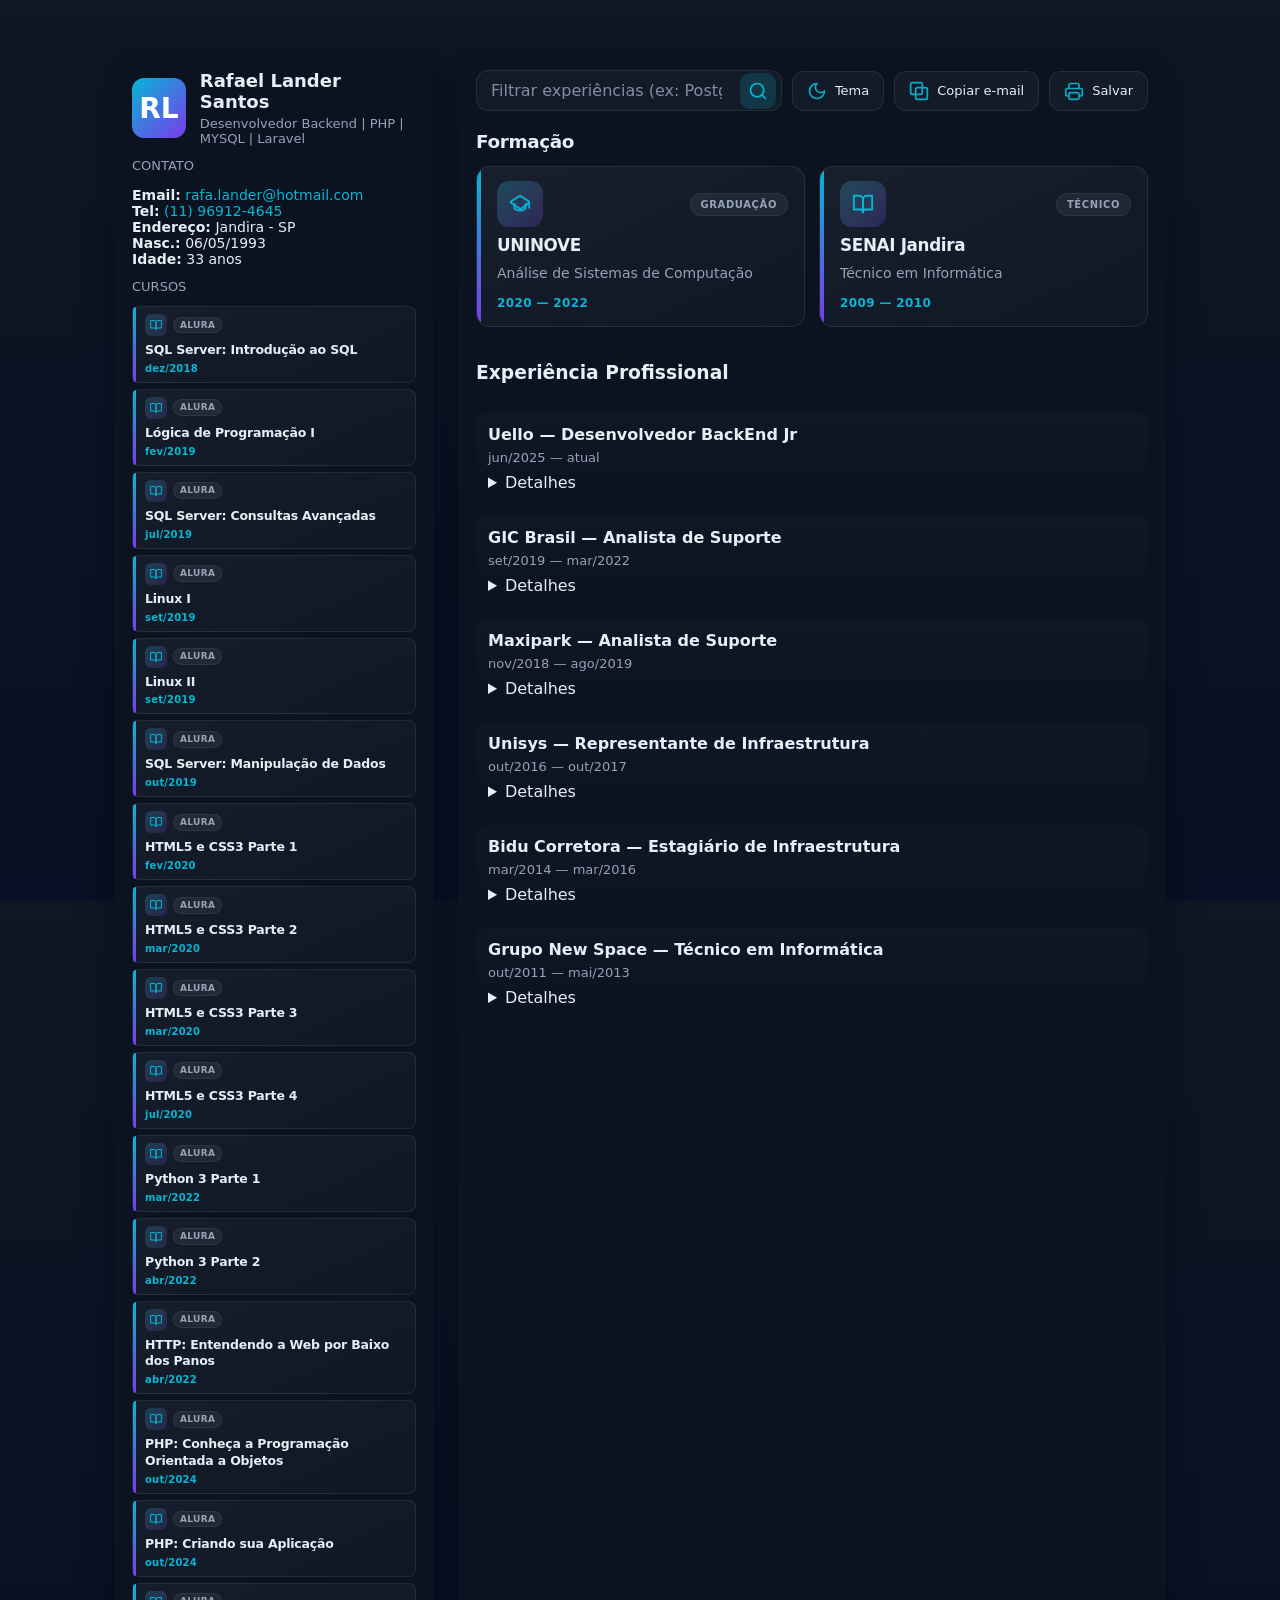
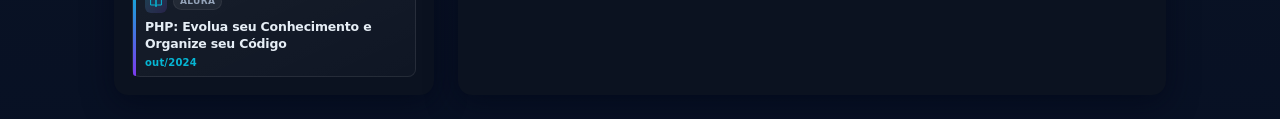
<file: index.html>
<!doctype html>
<html lang="pt-BR">
<head>
  <meta charset="utf-8" />
  <meta name="viewport" content="width=device-width,initial-scale=1" />
  <title>Rafael Lander Santos — Currículo Interativo</title>
  <link rel="stylesheet" href="style.css">
</head>
<body data-theme="dark">
  <div class="container">
    <aside class="card">
      <div class="profile">
        <div class="avatar">RL</div>
        <div>
          <div class="name">Rafael Lander Santos</div>
          <div class="role">Desenvolvedor Backend | PHP | MYSQL | Laravel</div>
        </div>
      </div>

      <div class="section-title">Contato</div>
      <div class="contact">
        <div><strong>Email:</strong> <a id="emailLink" href="mailto:rafa.lander@hotmail.com">rafa.lander@hotmail.com</a></div>
        <div><strong>Tel:</strong> <a id="phoneLink" href="https://wa.me/5511969124645" target="_blank" rel="noopener noreferrer">(11) 96912-4645</a></div>
        <div><strong>Endereço:</strong> Jandira - SP</div>
        <div class="born"><strong>Nasc.:</strong> <span id="bornValue"></span></div>
        <div class="age"><strong>Idade:</strong> <span id="ageValue"></span></div>
      </div>

      <div class="section-title">Cursos</div>
      <div class="courses">
        <svg class="svg-sprite" xmlns="http://www.w3.org/2000/svg" aria-hidden="true" focusable="false">
          <symbol id="icon-course-book" viewBox="0 0 24 24" fill="none">
            <path stroke="currentColor" stroke-width="2" stroke-linecap="round" stroke-linejoin="round" d="M2 3h6a4 4 0 0 1 4 4v14a3 3 0 0 0-3-3H2z"/>
            <path stroke="currentColor" stroke-width="2" stroke-linecap="round" stroke-linejoin="round" d="M22 3h-6a4 4 0 0 0-4 4v14a3 3 0 0 1 3-3h7z"/>
          </symbol>
        </svg>
        <article class="course-card" data-order="2018-12">
          <div class="course-card__accent" aria-hidden="true"></div>
          <div class="course-card__head">
            <span class="course-card__icon" aria-hidden="true"><svg width="16" height="16" aria-hidden="true"><use href="#icon-course-book"/></svg></span>
            <span class="course-card__tag">Alura</span>
          </div>
          <div class="course-card__body">
            <h4 class="course-card__title">SQL Server: Introdução ao SQL</h4>
            <p class="course-card__period"><time datetime="2018-12">dez/2018</time></p>
          </div>
        </article>
        <article class="course-card" data-order="2019-02">
          <div class="course-card__accent" aria-hidden="true"></div>
          <div class="course-card__head">
            <span class="course-card__icon" aria-hidden="true"><svg width="16" height="16" aria-hidden="true"><use href="#icon-course-book"/></svg></span>
            <span class="course-card__tag">Alura</span>
          </div>
          <div class="course-card__body">
            <h4 class="course-card__title">Lógica de Programação I</h4>
            <p class="course-card__period"><time datetime="2019-02">fev/2019</time></p>
          </div>
        </article>
        <article class="course-card" data-order="2019-07">
          <div class="course-card__accent" aria-hidden="true"></div>
          <div class="course-card__head">
            <span class="course-card__icon" aria-hidden="true"><svg width="16" height="16" aria-hidden="true"><use href="#icon-course-book"/></svg></span>
            <span class="course-card__tag">Alura</span>
          </div>
          <div class="course-card__body">
            <h4 class="course-card__title">SQL Server: Consultas Avançadas</h4>
            <p class="course-card__period"><time datetime="2019-07">jul/2019</time></p>
          </div>
        </article>
        <article class="course-card" data-order="2019-09">
          <div class="course-card__accent" aria-hidden="true"></div>
          <div class="course-card__head">
            <span class="course-card__icon" aria-hidden="true"><svg width="16" height="16" aria-hidden="true"><use href="#icon-course-book"/></svg></span>
            <span class="course-card__tag">Alura</span>
          </div>
          <div class="course-card__body">
            <h4 class="course-card__title">Linux I</h4>
            <p class="course-card__period"><time datetime="2019-09">set/2019</time></p>
          </div>
        </article>
        <article class="course-card" data-order="2019-09">
          <div class="course-card__accent" aria-hidden="true"></div>
          <div class="course-card__head">
            <span class="course-card__icon" aria-hidden="true"><svg width="16" height="16" aria-hidden="true"><use href="#icon-course-book"/></svg></span>
            <span class="course-card__tag">Alura</span>
          </div>
          <div class="course-card__body">
            <h4 class="course-card__title">Linux II</h4>
            <p class="course-card__period"><time datetime="2019-09">set/2019</time></p>
          </div>
        </article>
        <article class="course-card" data-order="2019-10">
          <div class="course-card__accent" aria-hidden="true"></div>
          <div class="course-card__head">
            <span class="course-card__icon" aria-hidden="true"><svg width="16" height="16" aria-hidden="true"><use href="#icon-course-book"/></svg></span>
            <span class="course-card__tag">Alura</span>
          </div>
          <div class="course-card__body">
            <h4 class="course-card__title">SQL Server: Manipulação de Dados</h4>
            <p class="course-card__period"><time datetime="2019-10">out/2019</time></p>
          </div>
        </article>
        <article class="course-card" data-order="2020-02">
          <div class="course-card__accent" aria-hidden="true"></div>
          <div class="course-card__head">
            <span class="course-card__icon" aria-hidden="true"><svg width="16" height="16" aria-hidden="true"><use href="#icon-course-book"/></svg></span>
            <span class="course-card__tag">Alura</span>
          </div>
          <div class="course-card__body">
            <h4 class="course-card__title">HTML5 e CSS3 Parte 1</h4>
            <p class="course-card__period"><time datetime="2020-02">fev/2020</time></p>
          </div>
        </article>
        <article class="course-card" data-order="2020-03">
          <div class="course-card__accent" aria-hidden="true"></div>
          <div class="course-card__head">
            <span class="course-card__icon" aria-hidden="true"><svg width="16" height="16" aria-hidden="true"><use href="#icon-course-book"/></svg></span>
            <span class="course-card__tag">Alura</span>
          </div>
          <div class="course-card__body">
            <h4 class="course-card__title">HTML5 e CSS3 Parte 2</h4>
            <p class="course-card__period"><time datetime="2020-03">mar/2020</time></p>
          </div>
        </article>
        <article class="course-card" data-order="2020-03">
          <div class="course-card__accent" aria-hidden="true"></div>
          <div class="course-card__head">
            <span class="course-card__icon" aria-hidden="true"><svg width="16" height="16" aria-hidden="true"><use href="#icon-course-book"/></svg></span>
            <span class="course-card__tag">Alura</span>
          </div>
          <div class="course-card__body">
            <h4 class="course-card__title">HTML5 e CSS3 Parte 3</h4>
            <p class="course-card__period"><time datetime="2020-03">mar/2020</time></p>
          </div>
        </article>
        <article class="course-card" data-order="2020-07">
          <div class="course-card__accent" aria-hidden="true"></div>
          <div class="course-card__head">
            <span class="course-card__icon" aria-hidden="true"><svg width="16" height="16" aria-hidden="true"><use href="#icon-course-book"/></svg></span>
            <span class="course-card__tag">Alura</span>
          </div>
          <div class="course-card__body">
            <h4 class="course-card__title">HTML5 e CSS3 Parte 4</h4>
            <p class="course-card__period"><time datetime="2020-07">jul/2020</time></p>
          </div>
        </article>
        <article class="course-card" data-order="2022-03">
          <div class="course-card__accent" aria-hidden="true"></div>
          <div class="course-card__head">
            <span class="course-card__icon" aria-hidden="true"><svg width="16" height="16" aria-hidden="true"><use href="#icon-course-book"/></svg></span>
            <span class="course-card__tag">Alura</span>
          </div>
          <div class="course-card__body">
            <h4 class="course-card__title">Python 3 Parte 1</h4>
            <p class="course-card__period"><time datetime="2022-03">mar/2022</time></p>
          </div>
        </article>
        <article class="course-card" data-order="2022-04">
          <div class="course-card__accent" aria-hidden="true"></div>
          <div class="course-card__head">
            <span class="course-card__icon" aria-hidden="true"><svg width="16" height="16" aria-hidden="true"><use href="#icon-course-book"/></svg></span>
            <span class="course-card__tag">Alura</span>
          </div>
          <div class="course-card__body">
            <h4 class="course-card__title">Python 3 Parte 2</h4>
            <p class="course-card__period"><time datetime="2022-04">abr/2022</time></p>
          </div>
        </article>
        <article class="course-card" data-order="2022-04">
          <div class="course-card__accent" aria-hidden="true"></div>
          <div class="course-card__head">
            <span class="course-card__icon" aria-hidden="true"><svg width="16" height="16" aria-hidden="true"><use href="#icon-course-book"/></svg></span>
            <span class="course-card__tag">Alura</span>
          </div>
          <div class="course-card__body">
            <h4 class="course-card__title">HTTP: Entendendo a Web por Baixo dos Panos</h4>
            <p class="course-card__period"><time datetime="2022-04">abr/2022</time></p>
          </div>
        </article>
        <article class="course-card" data-order="2024-10">
          <div class="course-card__accent" aria-hidden="true"></div>
          <div class="course-card__head">
            <span class="course-card__icon" aria-hidden="true"><svg width="16" height="16" aria-hidden="true"><use href="#icon-course-book"/></svg></span>
            <span class="course-card__tag">Alura</span>
          </div>
          <div class="course-card__body">
            <h4 class="course-card__title">PHP: Conheça a Programação Orientada a Objetos</h4>
            <p class="course-card__period"><time datetime="2024-10">out/2024</time></p>
          </div>
        </article>
        <article class="course-card" data-order="2024-10">
          <div class="course-card__accent" aria-hidden="true"></div>
          <div class="course-card__head">
            <span class="course-card__icon" aria-hidden="true"><svg width="16" height="16" aria-hidden="true"><use href="#icon-course-book"/></svg></span>
            <span class="course-card__tag">Alura</span>
          </div>
          <div class="course-card__body">
            <h4 class="course-card__title">PHP: Criando sua Aplicação</h4>
            <p class="course-card__period"><time datetime="2024-10">out/2024</time></p>
          </div>
        </article>
        <article class="course-card" data-order="2024-10">
          <div class="course-card__accent" aria-hidden="true"></div>
          <div class="course-card__head">
            <span class="course-card__icon" aria-hidden="true"><svg width="16" height="16" aria-hidden="true"><use href="#icon-course-book"/></svg></span>
            <span class="course-card__tag">Alura</span>
          </div>
          <div class="course-card__body">
            <h4 class="course-card__title">PHP: Evolua seu Conhecimento e Organize seu Código</h4>
            <p class="course-card__period"><time datetime="2024-10">out/2024</time></p>
          </div>
        </article>
      </div>
    </aside>

    <main class="card">
      <header class="main-header">
        <div class="actions">
          <div class="search" role="search">
            <label class="visually-hidden" for="q">Filtrar experiências</label>
            <input id="q" type="search" placeholder="Filtrar experiências (ex: Postgres, ServiceNow)" autocomplete="off" />
            <button id="searchBtn" type="button" class="search__btn" title="Filtrar" aria-label="Filtrar experiências">
              <svg class="icon" width="20" height="20" viewBox="0 0 24 24" aria-hidden="true"><circle cx="11" cy="11" r="8" fill="none" stroke="currentColor" stroke-width="2"/><path fill="none" stroke="currentColor" stroke-width="2" stroke-linecap="round" d="m21 21-4.35-4.35"/></svg>
            </button>
          </div>
          <button id="themeBtn" type="button" class="toolbar-btn" title="Alternar tema" aria-pressed="false" aria-label="Alternar tema claro ou escuro">
            <svg class="icon toolbar-btn__icon" width="20" height="20" viewBox="0 0 24 24" aria-hidden="true"><path fill="none" stroke="currentColor" stroke-width="2" stroke-linecap="round" stroke-linejoin="round" d="M12 3a6 6 0 0 0 9 9 9 9 0 1 1-9-9Z"/></svg>
            <span class="toolbar-btn__label" aria-hidden="true">Tema</span>
          </button>
          <button id="copyBtn" type="button" class="toolbar-btn" title="Copiar e-mail" aria-label="Copiar e-mail">
            <svg class="icon toolbar-btn__icon" width="20" height="20" viewBox="0 0 24 24" aria-hidden="true"><rect width="14" height="14" x="8" y="8" rx="2" ry="2" fill="none" stroke="currentColor" stroke-width="2"/><rect width="14" height="14" x="2" y="2" rx="2" ry="2" fill="none" stroke="currentColor" stroke-width="2"/></svg>
            <span class="toolbar-btn__label" data-copy-label aria-hidden="true">Copiar e-mail</span>
          </button>
          <button id="printBtn" type="button" class="toolbar-btn" title="Imprimir ou salvar em PDF" aria-label="Imprimir ou salvar em PDF">
            <svg class="icon toolbar-btn__icon" width="20" height="20" viewBox="0 0 24 24" aria-hidden="true"><path fill="none" stroke="currentColor" stroke-width="2" stroke-linejoin="round" d="M6 18H4a2 2 0 0 1-2-2v-5a2 2 0 0 1 2-2h16a2 2 0 0 1 2 2v5a2 2 0 0 1-2 2h-2"/><rect width="12" height="8" x="6" y="14" rx="2" fill="none" stroke="currentColor" stroke-width="2"/><path fill="none" stroke="currentColor" stroke-width="2" stroke-linejoin="round" d="M6 9V5a2 2 0 0 1 2-2h8a2 2 0 0 1 2 2v4"/></svg>
            <span class="toolbar-btn__label" aria-hidden="true">Salvar</span>
          </button>
        </div>
      </header>
      
      <section class="section-block formation" aria-labelledby="formation-heading">
        <h3 id="formation-heading" class="section-block__title">Formação</h3>
        <div class="formation-grid">
          <article class="formation-card">
            <div class="formation-card__accent" aria-hidden="true"></div>
            <div class="formation-card__head">
              <span class="formation-card__icon" aria-hidden="true">
                <svg width="22" height="22" viewBox="0 0 24 24" fill="none" stroke="currentColor" stroke-width="2" stroke-linecap="round" stroke-linejoin="round"><path d="M21.42 10.922a1 1 0 0 0-.019-1.838L12 3.11 2.58 9.084a1 1 0 0 0 0 1.832L11.58 17.002a1 1 0 0 0 1.86 0z"/><path d="M22 10v6"/><path d="M6 12v5c3 3 9 3 12 0v-5"/></svg>
              </span>
              <span class="formation-card__tag">Graduação</span>
            </div>
            <div class="formation-card__body">
              <h4 class="formation-card__school">UNINOVE</h4>
              <p class="formation-card__course">Análise de Sistemas de Computação</p>
              <p class="formation-card__period"><time datetime="2020">2020</time> — <time datetime="2022">2022</time></p>
            </div>
          </article>
          <article class="formation-card">
            <div class="formation-card__accent" aria-hidden="true"></div>
            <div class="formation-card__head">
              <span class="formation-card__icon" aria-hidden="true">
                <svg width="22" height="22" viewBox="0 0 24 24" fill="none" stroke="currentColor" stroke-width="2" stroke-linecap="round" stroke-linejoin="round"><path d="M2 3h6a4 4 0 0 1 4 4v14a3 3 0 0 0-3-3H2z"/><path d="M22 3h-6a4 4 0 0 0-4 4v14a3 3 0 0 1 3-3h7z"/></svg>
              </span>
              <span class="formation-card__tag">Técnico</span>
            </div>
            <div class="formation-card__body">
              <h4 class="formation-card__school">SENAI Jandira</h4>
              <p class="formation-card__course">Técnico em Informática</p>
              <p class="formation-card__period"><time datetime="2009">2009</time> — <time datetime="2010">2010</time></p>
            </div>
          </article>
        </div>
      </section>
      
      <section style="margin-top:16px">
        <div style="display:flex;justify-content:space-between;align-items:center"><h3>Experiência Profissional</h3></div>

        <div class="timeline" id="timeline">

          <article class="job" data-tags="uello backend php symfony linux">
            <h4>Uello — Desenvolvedor BackEnd Jr</h4>
            <div class="meta">jun/2025 — atual</div>
            <details>
              <summary>Detalhes</summary>
              <ul>
                <li>Desenvolvimento backend com foco em APIs e integração com sistemas internos.</li>
                <li>Backend com PHP/Laravel, banco de dados MySQL e Docker.</li>
                <li>Controle de versão com Git e GitHub.</li>
                <li>Metodologia ágil SCRUM e Kanban com Jira Cards e Boards</li>
                <li>Atuo também com o basico de frontend com HTML, CSS e JavaScript, React e typescript.</li>
              </ul>
            </details>
          </article>

          <article class="job" data-tags="gic suporte postgres oracle sqlserver linux">
            <h4>GIC Brasil — Analista de Suporte</h4>
            <div class="meta">set/2019 — mar/2022</div>
            <details>
              <summary>Detalhes</summary>
              <ul>
                <li>Suporte técnico ao sistema RUB; atendimento a clientes, instalação e reparo.</li>
                <li>Gestao de SMIT, e controle de chamados.</li>
                <li>Gerenciamento de banco de dados Postgres, Oracle e SQL Server.</li>
              </ul>
            </details>
          </article>

          <article class="job" data-tags="maxipark suporte sqlserver office365">
            <h4>Maxipark — Analista de Suporte</h4>
            <div class="meta">nov/2018 — ago/2019</div>
            <details>
              <summary>Detalhes</summary>
              <ul>
                <li>Suporte local e remoto às filiais; administração Office365.</li>
                <li>Inserção de dados no Protheus; administração de SQL Server.</li>
                <li>Gestao do sistema de estacionamento matendo e corrigindo enventuais bugs.</li>
                <li>Atendimento ao cliente e suporte ao usuário.</li>
                <li>Gerenciamento de infraestrutura de servidores e redes local</li>
              </ul>
            </details>
          </article>

          <article class="job" data-tags="unisys infraestrutura onsite">
            <h4>Unisys — Representante de Infraestrutura</h4>
            <div class="meta">out/2016 — out/2017</div>
            <details>
              <summary>Detalhes</summary>
              <ul>
                <li>Suporte on-site, impressoras e infraestrutura de redes.</li>
              </ul>
            </details>
          </article>

          <article class="job" data-tags="bidu suporte zendesk ad dhcp gpo">
            <h4>Bidu Corretora — Estagiário de Infraestrutura</h4>
            <div class="meta">mar/2014 — mar/2016</div>
            <details>
              <summary>Detalhes</summary>
              <ul>
                <li>Atendimento de chamados (Zendesk).</li>
                <li>Controle de usuarios e contas do AD e DHCP.</li>
                <li>Gerenciamento de infraestrutura de servidores e redes local.</li>
              </ul>
            </details>
          </article>

          <article class="job" data-tags="newspace tecnico micros impressoras">
            <h4>Grupo New Space — Técnico em Informática</h4>
            <div class="meta">out/2011 — mai/2013</div>
            <details>
              <summary>Detalhes</summary>
              <ul>
                <li>Checklist de servidores, suporte ao usuário, instalação de SOs e configuração de pacotes Office.</li>
              </ul>
            </details>
          </article>

        </div>
      </section>
    </main>
  </div>
  <script src="index.js"></script>
</body>
</html>
</file>
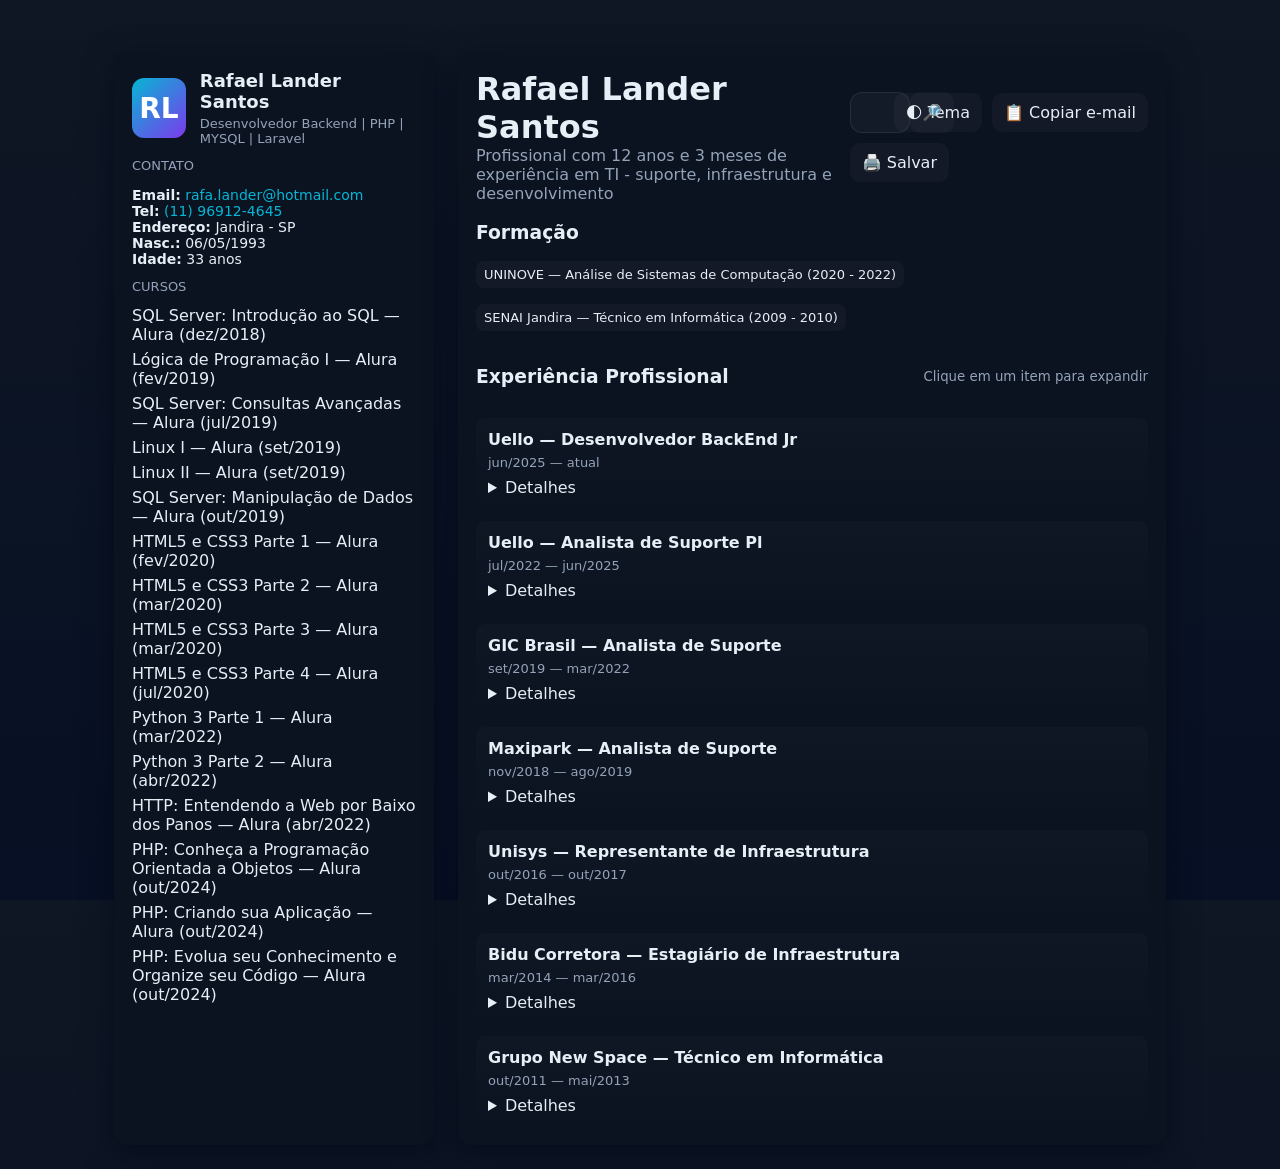
<file: curriculo_rafael_lander_interativo.html>
<!doctype html>
<html lang="pt-BR">
<head>
  <meta charset="utf-8" />
  <meta name="viewport" content="width=device-width,initial-scale=1" />
  <title>Rafael Lander Santos — Currículo Interativo</title>
  <link rel="stylesheet" href="style.css">
</head>
<body data-theme="dark">
  <div class="container">
    <aside class="card">
      <div class="profile">
        <div class="avatar">RL</div>
        <div>
          <div class="name">Rafael Lander Santos</div>
          <div class="role">Desenvolvedor Backend | PHP | MYSQL | Laravel</div>
        </div>
      </div>

      <div class="section-title">Contato</div>
      <div class="contact">
        <div><strong>Email:</strong> <a id="emailLink" href="mailto:rafa.lander@hotmail.com">rafa.lander@hotmail.com</a></div>
        <div><strong>Tel:</strong> <a id="phoneLink" href="https://wa.me/5511969124645" target="_blank" rel="noopener noreferrer">(11) 96912-4645</a></div>
        <div><strong>Endereço:</strong> Jandira - SP</div>
        <div class="born"><strong>Nasc.:</strong> <span id="bornValue"></span></div>
        <div class="age"><strong>Idade:</strong> <span id="ageValue"></span></div>
      </div>

      <div class="section-title">Cursos</div>
      <div class="courses">
        <div class="course" data-order="2018-12">SQL Server: Introdução ao SQL — Alura (dez/2018)</div>
        <div class="course" data-order="2019-02">Lógica de Programação I — Alura (fev/2019)</div>
        <div class="course" data-order="2019-07">SQL Server: Consultas Avançadas — Alura (jul/2019)</div>
        <div class="course" data-order="2019-09">Linux I — Alura (set/2019)</div>
        <div class="course" data-order="2019-09">Linux II — Alura (set/2019)</div>
        <div class="course" data-order="2019-10">SQL Server: Manipulação de Dados — Alura (out/2019)</div>
        <div class="course" data-order="2020-02">HTML5 e CSS3 Parte 1 — Alura (fev/2020)</div>
        <div class="course" data-order="2020-03">HTML5 e CSS3 Parte 2 — Alura (mar/2020)</div>
        <div class="course" data-order="2020-03">HTML5 e CSS3 Parte 3 — Alura (mar/2020)</div>
        <div class="course" data-order="2020-07">HTML5 e CSS3 Parte 4 — Alura (jul/2020)</div>
        <div class="course" data-order="2022-03">Python 3 Parte 1 — Alura (mar/2022)</div>
        <div class="course" data-order="2022-04">Python 3 Parte 2 — Alura (abr/2022)</div>
        <div class="course" data-order="2022-04">HTTP: Entendendo a Web por Baixo dos Panos — Alura (abr/2022)</div>
        <div class="course" data-order="2024-10">PHP: Conheça a Programação Orientada a Objetos — Alura (out/2024)</div>
        <div class="course" data-order="2024-10">PHP: Criando sua Aplicação — Alura (out/2024)</div>
        <div class="course" data-order="2024-10">PHP: Evolua seu Conhecimento e Organize seu Código — Alura (out/2024)</div>
      </div>
    </aside>

    <main class="card">
      <header class="main-header">
        <div>
          <h1 style="margin:0">Rafael Lander Santos</h1>
          <div id="experienceSummary" style="color:var(--muted)">Profissional com +8 anos de experiência em TI - suporte, infraestrutura e desenvolvimento</div>
        </div>
        <div class="actions">
          <div class="search">
            <input id="q" type="search" placeholder="Filtrar experiências (ex: Postgres, ServiceNow)" />
            <button id="searchBtn" title="Filtrar">🔎</button>
          </div>
          <button id="themeBtn" title="Alternar tema">🌓 Tema</button>
          <button id="copyBtn" title="Copiar email">📋 Copiar e‑mail</button>
          <button id="printBtn" title="Imprimir / Salvar PDF">🖨️ Salvar</button>
        </div>
      </header>
      
      <section style="margin-top:16px">
        <h3>Formação</h3>
        <div style="display:flex;gap:16px;flex-wrap:wrap;margin-top:8px">
          <div class="chip">UNINOVE — Análise de Sistemas de Computação (2020 - 2022)</div>
          <div class="chip">SENAI Jandira — Técnico em Informática (2009 - 2010)</div>
        </div>
      </section>
      
      <section style="margin-top:16px">
        <div style="display:flex;justify-content:space-between;align-items:center"><h3>Experiência Profissional</h3><small class="print-hide" style="color:var(--muted)">Clique em um item para expandir</small></div>

        <div class="timeline" id="timeline">

          <article class="job" data-tags="uello backend php symfony linux">
            <h4>Uello — Desenvolvedor BackEnd Jr</h4>
            <div class="meta">jun/2025 — atual</div>
            <details>
              <summary>Detalhes</summary>
              <ul>
                <li>Desenvolvimento backend com foco em APIs e integração com sistemas internos.</li>
                <li>Trabalho com PHP/Symfony, banco de dados e deploys.</li>
              </ul>
            </details>
          </article>

          <article class="job" data-tags="uello suporte helpdesk ad ldap">
            <h4>Uello — Analista de Suporte Pl</h4>
            <div class="meta">jul/2022 — jun/2025</div>
            <details>
              <summary>Detalhes</summary>
              <ul>
                <li>Atendimento de 2º/3º nível, administração de contas e suporte a infraestrutura.</li>
                <li>Integração com times de desenvolvimento para resolução de bugs e deploys.</li>
              </ul>
            </details>
          </article>

          <article class="job" data-tags="gic suporte postgres oracle sqlserver linux">
            <h4>GIC Brasil — Analista de Suporte</h4>
            <div class="meta">set/2019 — mar/2022</div>
            <details>
              <summary>Detalhes</summary>
              <ul>
                <li>Suporte técnico ao sistema RUB; atendimento a clientes, instalação e reparo.</li>
                <li>Gerenciamento de banco de dados Postgres, Oracle e SQL Server.</li>
              </ul>
            </details>
          </article>

          <article class="job" data-tags="maxipark suporte sqlserver office365">
            <h4>Maxipark — Analista de Suporte</h4>
            <div class="meta">nov/2018 — ago/2019</div>
            <details>
              <summary>Detalhes</summary>
              <ul>
                <li>Suporte local e remoto às filiais; administração Office365.</li>
                <li>Inserção de dados no Protheus; administração de SQL Server.</li>
              </ul>
            </details>
          </article>

          <article class="job" data-tags="unisys infraestrutura onsite">
            <h4>Unisys — Representante de Infraestrutura</h4>
            <div class="meta">out/2016 — out/2017</div>
            <details>
              <summary>Detalhes</summary>
              <ul>
                <li>Suporte on-site, impressoras e infraestrutura de redes.</li>
              </ul>
            </details>
          </article>

          <article class="job" data-tags="bidu suporte zendesk ad dhcp gpo">
            <h4>Bidu Corretora — Estagiário de Infraestrutura</h4>
            <div class="meta">mar/2014 — mar/2016</div>
            <details>
              <summary>Detalhes</summary>
              <ul>
                <li>Atendimento de chamados (Zendesk). Administração Windows Server e AD.</li>
              </ul>
            </details>
          </article>

          <article class="job" data-tags="newspace tecnico micros impressoras">
            <h4>Grupo New Space — Técnico em Informática</h4>
            <div class="meta">out/2011 — mai/2013</div>
            <details>
              <summary>Detalhes</summary>
              <ul>
                <li>Checklist de servidores, suporte ao usuário, instalação de SOs e configuração de pacotes Office.</li>
              </ul>
            </details>
          </article>

        </div>
      </section>
    </main>
  </div>
  <script src="index.js"></script>
</body>
</html>
</file>
<file: style.css>
@media print {
  .print-hide {
    display: none !important;
  }
}
@media print {
  /* Oculta o texto de dica de expandir na impressão */
  .print-hide, .timeline-tip, small[style*="Clique em um item"] {
    display: none !important;
  }
}
@media print {
  html, body {
    background: #fff !important;
    color: #222 !important;
    font-size: 12pt;
    -webkit-print-color-adjust: exact;
    print-color-adjust: exact;
    height: auto !important;
    min-height: 0 !important;
    overflow: visible !important;
  }
  .container {
    display: block !important;
    max-width: 100% !important;
    margin: 0 !important;
    padding: 0 !important;
    box-shadow: none !important;
    background: none !important;
    overflow: visible !important;
  }
  aside.card, main.card {
    width: 100% !important;
    float: none !important;
    margin: 0 0 24px 0 !important;
    box-sizing: border-box !important;
    background: none !important;
    box-shadow: none !important;
    border-radius: 0 !important;
    padding: 0 !important;
    color: #222 !important;
    display: block !important;
    overflow: visible !important;
    max-height: none !important;
  }
  main.card {
    page-break-before: auto !important;
  }
  #timeline,
  .timeline {
    display: flex !important;
    flex-direction: column !important;
    overflow: visible !important;
    visibility: visible !important;
  }
  .job,
  article.job {
    display: block !important;
    visibility: visible !important;
    opacity: 1 !important;
    page-break-inside: auto !important;
    break-inside: auto !important;
  }
  details {
    display: block !important;
    overflow: visible !important;
  }
  details[open] > *:not(summary) {
    display: block !important;
  }
  summary {
    display: list-item !important;
  }
  .profile {
    gap: 10px !important;
    align-items: flex-start !important;
    margin-bottom: 12px !important;
  }
  .avatar {
    width: 60px !important;
    height: 60px !important;
    font-size: 22px !important;
    background: #eee !important;
    color: #222 !important;
    box-shadow: none !important;
  }
  .chip, .pill, .course-card {
    background: #f3f3f3 !important;
    color: #222 !important;
    border-radius: 4px !important;
    box-shadow: none !important;
    margin-bottom: 4px !important;
  }
  .timeline {
    gap: 8px !important;
    margin-top: 10px !important;
  }
  .job {
    background: none !important;
    box-shadow: none !important;
    color: #222 !important;
    border-radius: 0 !important;
    padding: 8px 0 !important;
    margin-bottom: 8px !important;
  }
  .job h4 {
    font-size: 1.1em !important;
    margin-bottom: 2px !important;
  }
  .job .meta {
    font-size: 0.95em !important;
    color: #555 !important;
    margin-bottom: 4px !important;
  }
  ul {
    padding-left: 18px !important;
    margin-bottom: 6px !important;
  }
  .section-title {
    margin-top: 18px !important;
    margin-bottom: 6px !important;
    font-size: 1em !important;
    color: #888 !important;
    text-transform: uppercase !important;
  }
  .courses {
    grid-template-columns: 1fr !important;
    gap: 4px !important;
  }
  footer.note {
    display: none !important;
  }
  a {
    color: #222 !important;
    text-decoration: underline !important;
    word-break: break-all;
  }
  header.main-header {
    display: none !important;
  }
  /* Reduzir margens e espaçamentos para encaixar mais conteúdo na primeira página */
  aside.card, main.card {
    margin-bottom: 12px !important;
    padding: 8px 0 !important;
  }
  .profile {
    margin-bottom: 6px !important;
  }
  .section-title {
    margin-top: 10px !important;
    margin-bottom: 2px !important;
    font-size: 0.95em !important;
  }
  .courses {
    gap: 2px !important;
    margin-bottom: 6px !important;
  }
  .chip {
    padding: 4px 6px !important;
    font-size: 12px !important;
    margin-bottom: 2px !important;
  }
  .course-card {
    transform: none !important;
    box-shadow: none !important;
    background: #f3f3f3 !important;
    border: 1px solid #ddd !important;
    border-left: 3px solid #94a3b8 !important;
    margin-bottom: 4px !important;
    break-inside: avoid;
  }
  .course-card__accent {
    display: none !important;
  }
  .course-card__icon {
    background: #e8e8e8 !important;
    color: #333 !important;
  }
  .course-card__tag {
    background: #eaeaea !important;
    border-color: #ddd !important;
    color: #555 !important;
  }
  .course-card__title {
    color: #111 !important;
    font-size: 12px !important;
  }
  .course-card__period {
    color: #0e7490 !important;
  }
  section {
    margin-top: 8px !important;
    margin-bottom: 8px !important;
    padding: 0 !important;
  }
  h3 {
    margin: 6px 0 4px 0 !important;
    font-size: 1.05em !important;
  }
  .contact {
    margin-top: 6px !important;
    font-size: 13px !important;
  }
  .formation-card {
    transform: none !important;
    box-shadow: none !important;
    background: #f3f3f3 !important;
    border: 1px solid #ddd !important;
    border-left: 4px solid #94a3b8 !important;
    page-break-inside: avoid !important;
  }
  .formation-card__accent {
    display: none !important;
  }
  .formation-card__icon {
    background: #e8e8e8 !important;
    color: #333 !important;
  }
  .formation-card__tag {
    background: #eaeaea !important;
    border-color: #ddd !important;
    color: #555 !important;
  }
  .formation-card__school {
    color: #111 !important;
  }
  .formation-card__course {
    color: #444 !important;
  }
  .formation-card__period {
    color: #0e7490 !important;
  }
}
@import url('https://fonts.googleapis.com/css2?family=Inter:wght@300;400;500;600;700&display=swap');
  :root {
    --bg: #0f1724;
    --card: #0b1220;
    --muted: #94a3b8;
    --accent: #06b6d4;
    --text: #e6eef6;
    --glass: rgba(255, 255, 255, 0.03);
  }
  [data-theme="light"] {
    --bg: #f6f9fc;
    --card: #ffffff;
    --muted: #475569;
    --accent: #0ea5b7;
    --text: #0f1724;
    --glass: rgba(15, 23, 42, 0.04);
  }
  * {
    box-sizing: border-box;
  }
  html,
  body {
    height: 100%;
  }
  body {
    font-family: Inter, ui-sans-serif, system-ui, -apple-system, "Segoe UI", Roboto, "Helvetica Neue";
    margin: 0;
    min-height: 100vh;
    background: linear-gradient(180deg, var(--bg), #071024);
    color: var(--text);
  }
  .container {
    max-width: 1100px;
    margin: 28px auto;
    padding: 24px;
    display: grid;
    grid-template-columns: 320px 1fr;
    gap: 24px;
  }
  .card {
    background: var(--card);
    border-radius: 14px;
    padding: 18px;
    box-shadow: 0 8px 30px rgba(2, 6, 23, 0.6);
    backdrop-filter: blur(6px);
  }

  /* Sidebar */
  .profile {
    display: flex;
    gap: 14px;
    align-items: center;
  }
  .avatar {
    width: 78px;
    height: 60px;
    border-radius: 12px;
    background: linear-gradient(135deg, var(--accent), #7c3aed);
    display: flex;
    align-items: center;
    justify-content: center;
    font-weight: 700;
    font-size: 28px;
    color: #fff;
  }
  .name {
    font-size: 18px;
    font-weight: 700;
  }
  .role {
    color: var(--muted);
    font-size: 13px;
    margin-top: 4px;
  }
  .contact {
    margin-top: 14px;
    font-size: 14px;
  }
  .contact a {
    color: var(--accent);
    text-decoration: none;
  }
  .section-title {
    font-size: 13px;
    color: var(--muted);
    text-transform: uppercase;
    margin: 12px 0;
  }
  .pill {
    display: inline-block;
    padding: 6px 10px;
    border-radius: 999px;
    background: var(--glass);
    font-size: 13px;
    margin: 6px 6px 0 0;
  }
  .skills {
    display: flex;
    flex-direction: column;
    gap: 8px;
  }
  .skill {
    display: flex;
    justify-content: space-between;
    align-items: center;
  }
  .bar {
    height: 8px;
    background: rgba(255, 255, 255, 0.06);
    border-radius: 999px;
    flex: 1;
    margin-left: 10px;
    overflow: hidden;
  }
  .bar > i {
    display: block;
    height: 100%;
    background: linear-gradient(90deg, var(--accent), #7c3aed);
  }

  /* Main */
  header.main-header {
    display: flex;
    align-items: center;
    justify-content: space-between;
    gap: 12px;
  }
  .actions {
    display: flex;
    gap: 10px;
    align-items: center;
    flex-wrap: wrap;
    width: 100%;
  }
  button {
    background: var(--glass);
    border: 0;
    padding: 10px 12px;
    border-radius: 10px;
    color: inherit;
    cursor: pointer;
    font: inherit;
    transition: background 0.15s ease, color 0.15s ease, border-color 0.15s ease, box-shadow 0.15s ease;
  }
  button:focus-visible {
    outline: 2px solid var(--accent);
    outline-offset: 2px;
  }

  .about {
    margin-top: 12px;
    color: var(--muted);
    line-height: 1.45;
  }
  .timeline {
    display: flex;
    flex-direction: column;
    gap: 12px;
    margin-top: 12px;
  }
  .job {
    background: linear-gradient(180deg, rgba(255, 255, 255, 0.02), transparent);
    padding: 12px;
    border-radius: 10px;
  }
  .job h4 {
    margin: 0 0 6px 0;
  }
  .job .meta {
    font-size: 13px;
    color: var(--muted);
    margin-bottom: 8px;
  }
  ul {
    margin: 0;
    padding-left: 18px;
  }

  .courses {
    position: relative;
    display: grid;
    grid-template-columns: minmax(0, 1fr);
    gap: 6px;
    align-items: stretch;
  }
  .svg-sprite {
    position: absolute;
    width: 0;
    height: 0;
    overflow: hidden;
  }
  .course-card {
    position: relative;
    display: flex;
    flex-direction: column;
    align-items: stretch;
    gap: 6px;
    padding: 7px 10px 7px 12px;
    border-radius: 8px;
    border: 1px solid rgba(255, 255, 255, 0.08);
    background: linear-gradient(155deg, rgba(255, 255, 255, 0.05), rgba(255, 255, 255, 0.02));
    overflow: visible;
    transition: transform 0.18s ease, box-shadow 0.18s ease, border-color 0.18s ease;
  }
  [data-theme="light"] .course-card {
    border-color: rgba(15, 23, 42, 0.1);
    background: linear-gradient(155deg, #ffffff, rgba(15, 23, 42, 0.03));
  }
  .course-card:hover {
    transform: translateY(-1px);
    box-shadow: 0 6px 16px rgba(2, 6, 23, 0.35);
    border-color: color-mix(in srgb, var(--accent) 28%, transparent);
  }
  [data-theme="light"] .course-card:hover {
    box-shadow: 0 6px 14px rgba(15, 23, 42, 0.08);
  }
  .course-card__accent {
    position: absolute;
    left: 0;
    top: 0;
    bottom: 0;
    width: 3px;
    background: linear-gradient(180deg, var(--accent), #7c3aed);
    border-radius: 8px 0 0 8px;
  }
  .course-card__head {
    display: flex;
    flex-direction: row;
    align-items: center;
    gap: 6px;
    flex-shrink: 0;
    padding: 0;
    width: 100%;
    min-width: 0;
  }
  .course-card__icon {
    display: flex;
    align-items: center;
    justify-content: center;
    width: 22px;
    height: 22px;
    border-radius: 6px;
    background: linear-gradient(
      135deg,
      color-mix(in srgb, var(--accent) 24%, transparent),
      color-mix(in srgb, #7c3aed 16%, transparent)
    );
    color: var(--accent);
    flex-shrink: 0;
  }
  .course-card__icon svg {
    display: block;
    width: 12px;
    height: 12px;
  }
  .course-card__tag {
    font-size: 9px;
    font-weight: 600;
    letter-spacing: 0.04em;
    text-transform: uppercase;
    color: var(--muted);
    padding: 2px 6px;
    border-radius: 999px;
    background: rgba(255, 255, 255, 0.06);
    border: 1px solid rgba(255, 255, 255, 0.06);
    line-height: 1.2;
    flex-shrink: 0;
  }
  [data-theme="light"] .course-card__tag {
    background: rgba(15, 23, 42, 0.05);
    border-color: rgba(15, 23, 42, 0.08);
  }
  .course-card__body {
    width: 100%;
    min-width: 0;
    padding: 0;
  }
  .course-card__title {
    margin: 0 0 4px 0;
    font-size: 12.5px;
    font-weight: 600;
    letter-spacing: -0.015em;
    line-height: 1.35;
    color: var(--text);
    overflow: visible;
    word-wrap: break-word;
    overflow-wrap: break-word;
    hyphens: auto;
  }
  .course-card__period {
    margin: 0;
    font-size: 10px;
    font-weight: 600;
    color: var(--accent);
    letter-spacing: 0.02em;
    line-height: 1.2;
  }
  .course-card__period time {
    font-weight: inherit;
  }

  .section-block {
    margin-top: 20px;
  }
  .section-block__title {
    margin: 0 0 14px 0;
    font-size: 1.15rem;
    font-weight: 700;
    letter-spacing: -0.02em;
    color: var(--text);
  }
  .formation-grid {
    display: grid;
    grid-template-columns: repeat(auto-fit, minmax(272px, 1fr));
    gap: 14px;
  }
  .formation-card {
    position: relative;
    display: flex;
    flex-direction: column;
    border-radius: 14px;
    border: 1px solid rgba(255, 255, 255, 0.08);
    background: linear-gradient(155deg, rgba(255, 255, 255, 0.06), rgba(255, 255, 255, 0.02));
    overflow: hidden;
    transition: transform 0.2s ease, box-shadow 0.2s ease, border-color 0.2s ease;
  }
  [data-theme="light"] .formation-card {
    border-color: rgba(15, 23, 42, 0.1);
    background: linear-gradient(155deg, #ffffff, rgba(15, 23, 42, 0.03));
  }
  .formation-card:hover {
    transform: translateY(-2px);
    box-shadow: 0 14px 36px rgba(2, 6, 23, 0.45);
    border-color: color-mix(in srgb, var(--accent) 38%, transparent);
  }
  [data-theme="light"] .formation-card:hover {
    box-shadow: 0 12px 28px rgba(15, 23, 42, 0.12);
  }
  .formation-card__accent {
    position: absolute;
    left: 0;
    top: 0;
    bottom: 0;
    width: 4px;
    background: linear-gradient(180deg, var(--accent), #7c3aed);
    border-radius: 14px 0 0 14px;
  }
  .formation-card__head {
    display: flex;
    align-items: center;
    justify-content: space-between;
    gap: 12px;
    padding: 14px 16px 8px 20px;
  }
  .formation-card__icon {
    display: flex;
    align-items: center;
    justify-content: center;
    width: 46px;
    height: 46px;
    border-radius: 12px;
    background: linear-gradient(
      135deg,
      color-mix(in srgb, var(--accent) 28%, transparent),
      color-mix(in srgb, #7c3aed 22%, transparent)
    );
    color: var(--accent);
  }
  .formation-card__icon svg {
    display: block;
  }
  .formation-card__tag {
    font-size: 10px;
    font-weight: 600;
    letter-spacing: 0.06em;
    text-transform: uppercase;
    color: var(--muted);
    padding: 5px 10px;
    border-radius: 999px;
    background: rgba(255, 255, 255, 0.06);
    border: 1px solid rgba(255, 255, 255, 0.06);
  }
  [data-theme="light"] .formation-card__tag {
    background: rgba(15, 23, 42, 0.05);
    border-color: rgba(15, 23, 42, 0.08);
  }
  .formation-card__body {
    padding: 0 16px 16px 20px;
  }
  .formation-card__school {
    margin: 0 0 6px 0;
    font-size: 1.05rem;
    font-weight: 700;
    letter-spacing: -0.02em;
    line-height: 1.3;
    color: var(--text);
  }
  .formation-card__course {
    margin: 0 0 12px 0;
    font-size: 14px;
    line-height: 1.5;
    color: var(--muted);
    font-weight: 500;
  }
  .formation-card__period {
    margin: 0;
    font-size: 12px;
    font-weight: 600;
    color: var(--accent);
    letter-spacing: 0.03em;
  }
  .formation-card__period time {
    font-weight: inherit;
  }

  /* Responsive */
  @media (max-width: 900px) {
    .container {
      grid-template-columns: 1fr;
      padding: 16px;
    }
    .avatar {
      width: 64px;
      height: 64px;
    }
  }

  /* small helpers */
  .chip {
    padding: 6px 8px;
    border-radius: 8px;
    background: rgba(255, 255, 255, 0.03);
    font-size: 13px;
  }
  .visually-hidden {
    position: absolute;
    width: 1px;
    height: 1px;
    padding: 0;
    margin: -1px;
    overflow: hidden;
    clip: rect(0, 0, 0, 0);
    white-space: nowrap;
    border: 0;
  }
  .search {
    position: relative;
    display: flex;
    align-items: stretch;
    flex: 1;
    min-width: 0;
    max-width: 420px;
  }
  .search input[type="search"] {
    width: 100%;
    padding: 10px 44px 10px 14px;
    border-radius: 12px;
    border: 1px solid rgba(255, 255, 255, 0.08);
    background: rgba(255, 255, 255, 0.04);
    color: inherit;
    font: inherit;
    min-width: 0;
    transition: border-color 0.15s ease, box-shadow 0.15s ease, background 0.15s ease;
  }
  [data-theme="light"] .search input[type="search"] {
    border-color: rgba(15, 23, 42, 0.1);
    background: rgba(15, 23, 42, 0.04);
  }
  .search input[type="search"]::placeholder {
    color: var(--muted);
    opacity: 0.85;
  }
  .search input[type="search"]:focus {
    outline: none;
    border-color: color-mix(in srgb, var(--accent) 55%, transparent);
    box-shadow: 0 0 0 3px color-mix(in srgb, var(--accent) 22%, transparent);
    background: rgba(255, 255, 255, 0.06);
  }
  [data-theme="light"] .search input[type="search"]:focus {
    background: #fff;
  }
  .search__btn {
    position: absolute;
    top: 50%;
    right: 6px;
    transform: translateY(-50%);
    display: inline-flex;
    align-items: center;
    justify-content: center;
    width: 36px;
    height: 36px;
    padding: 0;
    border-radius: 10px;
    background: color-mix(in srgb, var(--accent) 18%, transparent);
    color: var(--accent);
  }
  .search__btn:hover {
    background: color-mix(in srgb, var(--accent) 28%, transparent);
  }
  .search__btn .icon {
    display: block;
    flex-shrink: 0;
  }
  .toolbar-btn {
    display: inline-flex;
    align-items: center;
    gap: 8px;
    padding: 9px 14px;
    border-radius: 12px;
    border: 1px solid rgba(255, 255, 255, 0.08);
    background: rgba(255, 255, 255, 0.04);
    font-size: 13px;
    font-weight: 500;
    color: var(--text);
  }
  [data-theme="light"] .toolbar-btn {
    border-color: rgba(15, 23, 42, 0.1);
    background: rgba(15, 23, 42, 0.03);
  }
  .toolbar-btn:hover {
    background: rgba(255, 255, 255, 0.08);
    border-color: rgba(255, 255, 255, 0.12);
  }
  [data-theme="light"] .toolbar-btn:hover {
    background: rgba(15, 23, 42, 0.06);
    border-color: rgba(15, 23, 42, 0.14);
  }
  .toolbar-btn__icon {
    flex-shrink: 0;
    color: var(--accent);
    opacity: 0.95;
  }
  .toolbar-btn__label {
    white-space: nowrap;
  }
  footer.note {
    margin-top: 14px;
    color: var(--muted);
    font-size: 13px;
  }

  /* improve link contrast in light mode */
  [data-theme="light"] a {
    color: var(--accent);
  }

  @media (max-width: 640px) {
    .search {
      flex: 1 1 100%;
      max-width: none;
    }
    .toolbar-btn__label {
      position: absolute;
      width: 1px;
      height: 1px;
      padding: 0;
      margin: -1px;
      overflow: hidden;
      clip: rect(0, 0, 0, 0);
      white-space: nowrap;
      border: 0;
    }
    .toolbar-btn {
      padding: 10px;
      justify-content: center;
    }
  }

/* --------------------------------------------------------------------------
   Impressão / PDF (Chrome): conteúdo de <main> sumia — backdrop-filter em .card,
   grid de 2 colunas e overflow em cards geravam página em branco após a sidebar.
   Este bloco fica por último para sobrescrever o @media print acima.
   -------------------------------------------------------------------------- */
@media print {
  .card,
  aside.card,
  main.card {
    backdrop-filter: none !important;
    -webkit-backdrop-filter: none !important;
    filter: none !important;
    transform: none !important;
    contain: none !important;
  }
  .formation-card,
  .course-card {
    overflow: visible !important;
  }
  .container {
    display: block !important;
    grid-template-columns: none !important;
    grid-auto-rows: auto !important;
    gap: 0 !important;
    width: 100% !important;
    max-width: 100% !important;
  }
  aside.card,
  main.card {
    display: block !important;
    width: 100% !important;
    max-width: 100% !important;
    min-height: 0 !important;
    height: auto !important;
    position: relative !important;
  }
  /* Formação e experiências sempre após o bloco da lateral, em páginas próprias se precisar */
  main.card {
    page-break-before: always !important;
    break-before: page !important;
    -webkit-print-color-adjust: exact !important;
    print-color-adjust: exact !important;
  }
  main.card .section-block,
  main.card > section {
    display: block !important;
    visibility: visible !important;
    opacity: 1 !important;
    position: relative !important;
    width: 100% !important;
    max-width: 100% !important;
    color: #222 !important;
  }
  main.card .section-block__title,
  main.card h3,
  main.card h4 {
    color: #111 !important;
  }
  .formation-grid {
    display: grid !important;
    grid-template-columns: repeat(2, minmax(0, 1fr)) !important;
    gap: 10px !important;
    width: 100% !important;
  }
  .timeline,
  #timeline {
    display: flex !important;
    flex-direction: column !important;
    width: 100% !important;
    visibility: visible !important;
  }
  .course-card {
    break-inside: auto !important;
    page-break-inside: auto !important;
  }
  .formation-card {
    page-break-inside: avoid !important;
    break-inside: avoid !important;
  }
}
</file>
